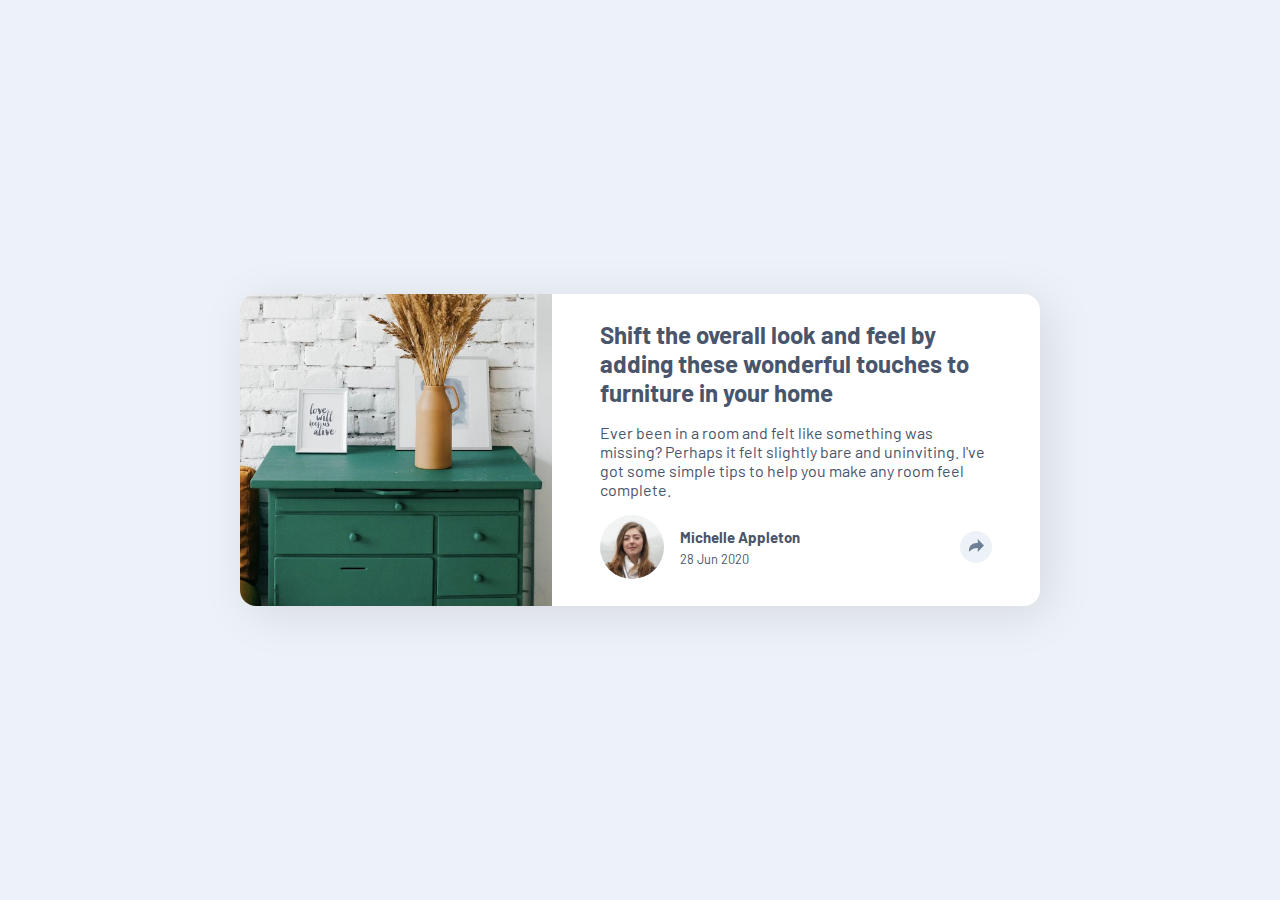
<file: Article Preview/index.html>
<!DOCTYPE html>
<html lang="en">

<head>
    <meta charset="UTF-8">
    <meta http-equiv="X-UA-Compatible" content="IE=edge">
    <meta name="viewport" content="width=device-width, initial-scale=1.0">
    <title>Article Preview | Component</title>
    <link rel="stylesheet" href="main.css">
    <link rel="preconnect" href="https://fonts.googleapis.com">
    <link rel="preconnect" href="https://fonts.gstatic.com" crossorigin>
    <link href="https://fonts.googleapis.com/css2?family=Barlow:wght@400;500;600&display=swap" rel="stylesheet">
</head>

<!-- Tool Tip Tutorial - https://www.w3schools.com/howto/howto_css_tooltip.asp -->

<body>
    <div class="fullscreen">
        <div class="container">
            <div class="featured-img">
                <img src="images/drawers.jpg" alt="">
            </div>
            <div class="article-text">
                <h2>Shift the overall look and feel by adding these wonderful touches to furniture in your home</h2>
                <p>Ever been in a room and felt like something was missing? Perhaps it felt slightly bare and
                    uninviting. I've got some simple tips to help you make any room feel complete.</p>

                <div class="profile">
                    <div class="profile-info">
                        <img src="images/avatar-michelle.jpg" alt="">
                        <div class="profile-text">
                            <h3>Michelle Appleton</h3>
                            <p>28 Jun 2020</p>
                        </div>
                    </div>

                    <div class="share">
                        <button class="share-btn"><img src="images/icon-share.svg" alt=""></button>
                        <div class="share-tooltip hidden">
                            <h2>SHARE</h2>
                            <a href="https://www.facebook.com/" target="_blank"><img src="images/icon-facebook.svg"
                                    alt=""></a>
                            <a href="https://twitter.com" target="_blank"><img src="images/icon-twitter.svg" alt=""></a>
                            <a href="https://www.pinterest.com/" target="_blank"><img src="images/icon-pinterest.svg"
                                    alt=""></a>
                            <button class="share-btn"><img src="images/icon-share.svg" alt=""></button>
                        </div>
                    </div>
                </div>
            </div>
        </div>
    </div>

    <script src="script.js"></script>

</body>

</html>
</file>
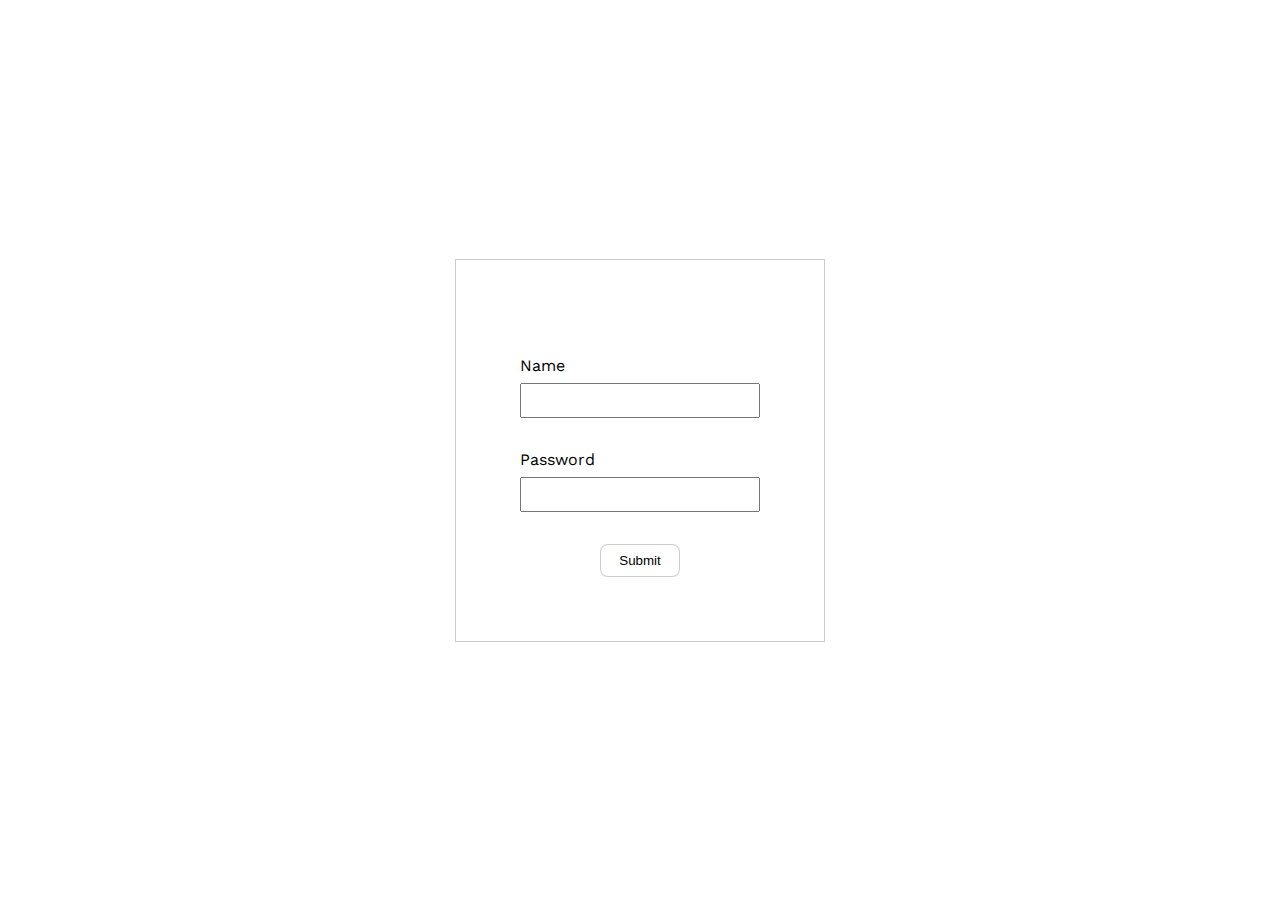
<file: Form Validation/index.html>
<!DOCTYPE html>
<html lang="en">

<head>
    <meta charset="UTF-8">
    <meta http-equiv="X-UA-Compatible" content="IE=edge">
    <meta name="viewport" content="width=device-width, initial-scale=1.0">
    <title>Form</title>
    <link rel="stylesheet" href="styles.css">
    <link rel="preconnect" href="https://fonts.googleapis.com">
    <link rel="preconnect" href="https://fonts.gstatic.com" crossorigin>
    <link href="https://fonts.googleapis.com/css2?family=Work+Sans:wght@300;400;500;600;900&display=swap"
        rel="stylesheet">
    <script defer src="script.js"></script>
</head>

<body>
    <div class="fullscreen-container">
        <form action="./" method="GET" id="form">
            <div class="sign-in">

                <div id="error"></div>

                <div class="input-field">
                    <label for="name">Name</label>
                    <input type="text" name="name" id="name">
                </div>

                <div class="input-field">
                    <label for="password">Password</label>
                    <input type="password" name="password" id="password">
                </div>

                <button type="submit" class="submit-btn">Submit</button>
            </div>

        </form>
    </div>
</body>

</html>
</file>
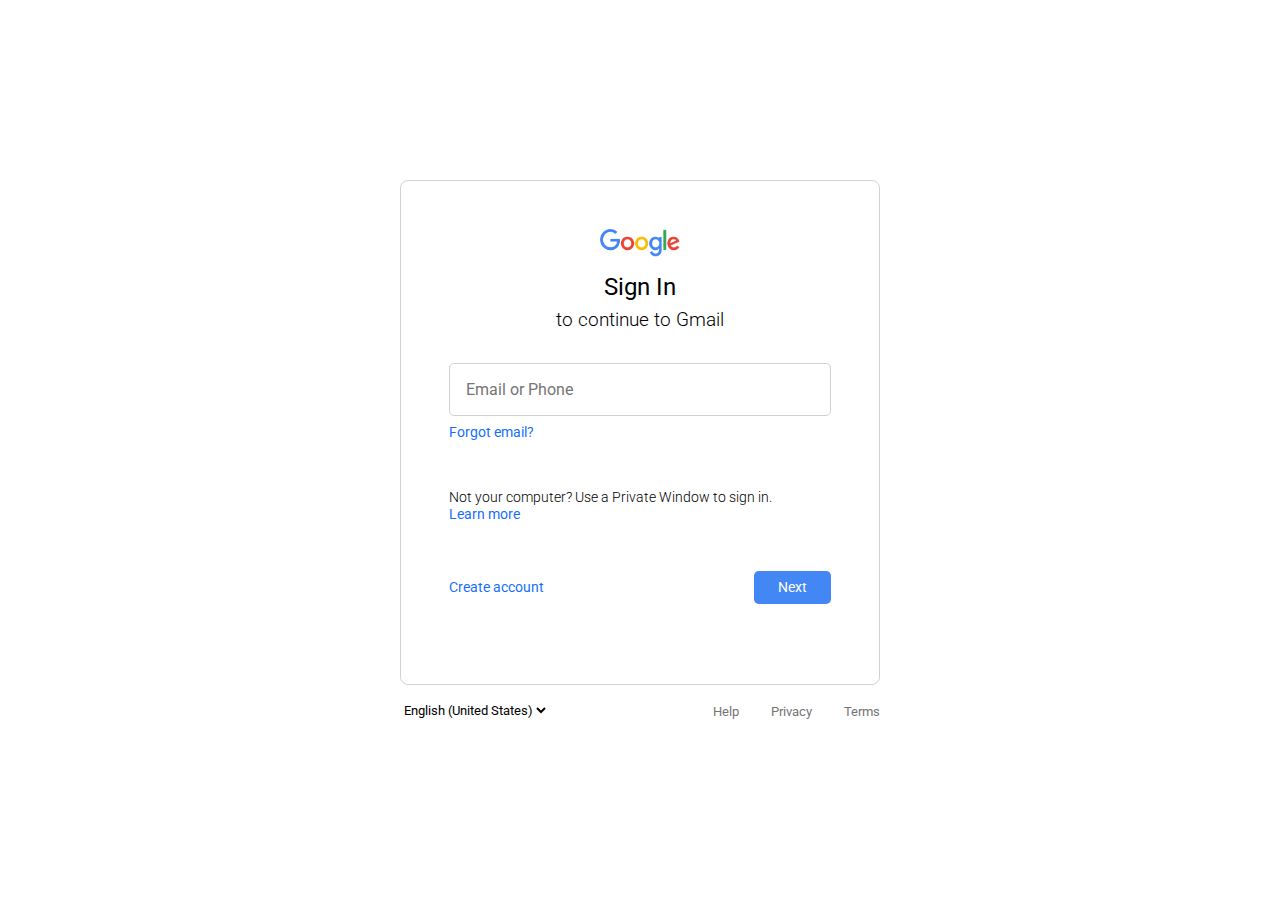
<file: Google Sign In/index.html>
<!DOCTYPE html>
<html lang="en">

<head>
    <meta charset="UTF-8">
    <meta http-equiv="X-UA-Compatible" content="IE=edge">
    <meta name="viewport" content="width=device-width, initial-scale=1.0">
    <title>Gmail</title>
    <link rel="stylesheet" href="main.css">
    <link rel="preconnect" href="https://fonts.googleapis.com">
    <link rel="preconnect" href="https://fonts.gstatic.com" crossorigin>
    <link href="https://fonts.googleapis.com/css2?family=Roboto:wght@300;500;700&display=swap" rel="stylesheet">
</head>

<body>
    <div class="fullscreen">
        <div class="container">
            <img src="images/google-logo.png" alt="" class="google-logo">

            <h2>Sign In</h2>
            <h3>to continue to Gmail</h3>

            <input type="email" id="email" placeholder="Email or Phone">

            <a href="#" class="forgot-email">Forgot email?</a>

            <p>Not your computer? Use a Private Window to sign in.</p>
            <a href="#" class="learn-more">Learn more</a>

            <div class="flex-wrapper">
                <div class="btn-wrapper">
                    <a href="#" class="create-account">Create account</a>
                </div>
                <button type="submit">Next</button>
            </div>
        </div>


        <div class="footer">
            <select name="language" id="language">
                <option value="english">English (United States)</option>
                <option value="spanish">Español</option>
                <option value="french">French</option>
                <option value="hindi">हिंदी</option>
            </select>

            <ul class="more-links">
                <li><a href="#">Help</a></li>
                <li><a href="#">Privacy</a></li>
                <li><a href="#">Terms</a></li>
            </ul>
        </div>
    </div>

</body>

</html>
</file>
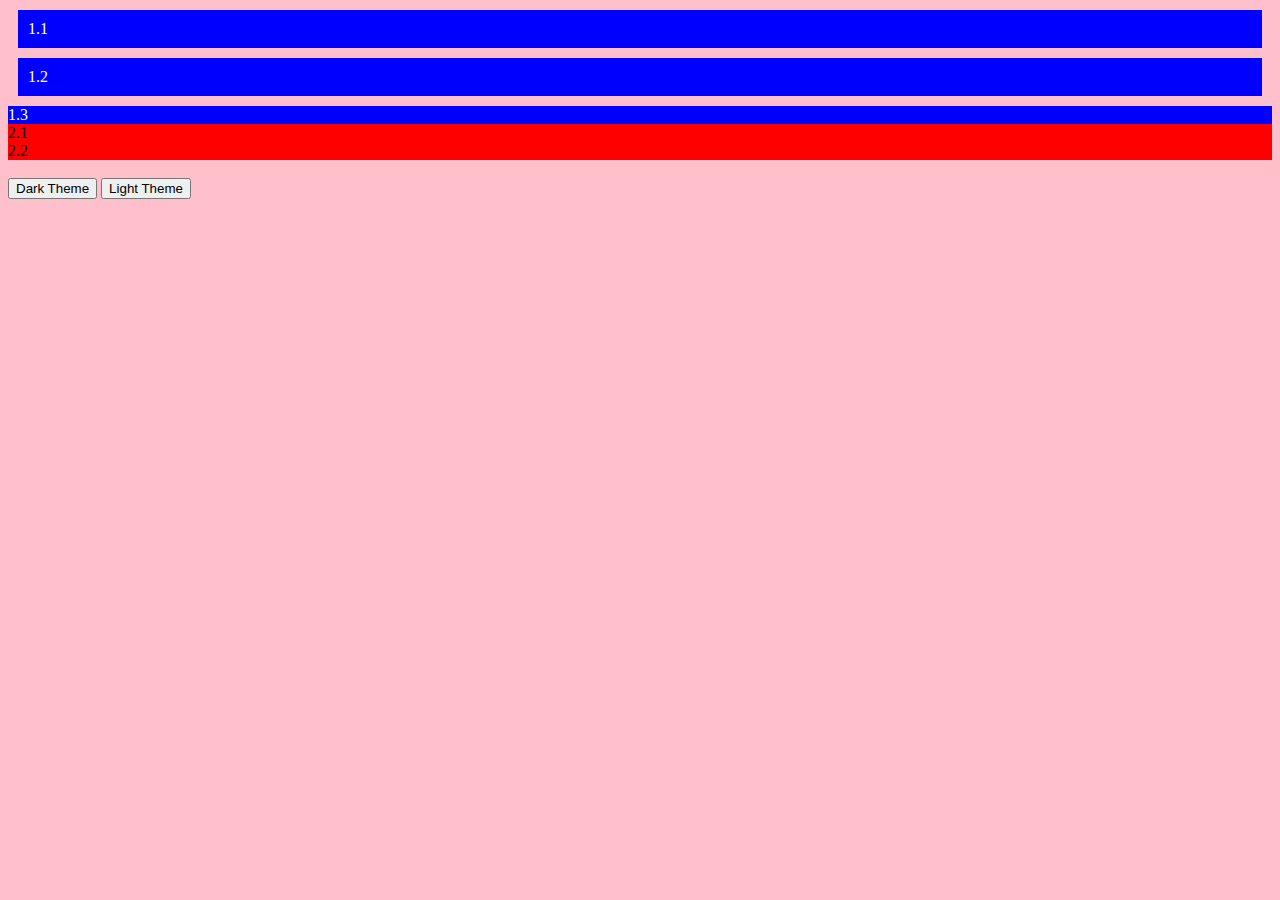
<file: light dark mode/index.html>
<!DOCTYPE html>
<html lang="en">

<head>
    <meta charset="UTF-8">
    <meta http-equiv="X-UA-Compatible" content="IE=edge">
    <meta name="viewport" content="width=device-width, initial-scale=1.0">
    <title>CSS Variables</title>
    <link rel="stylesheet" href="main.css">
    <script defer src="script.js"></script>
</head>

<body>

    <div class="one">
        <div class="one-one child">1.1</div>
        <div class="one-two child">1.2</div>
        <div class="one-three child">1.3</div>
    </div>

    <div class="two">
        <div class="two-one child">2.1</div>
        <div class="two-two child">2.2</div>
    </div>

    <br>

    <button id="dark-theme-btn">Dark Theme</button>
    <button id="light-theme-btn">Light Theme</button>

</body>

</html>
</file>
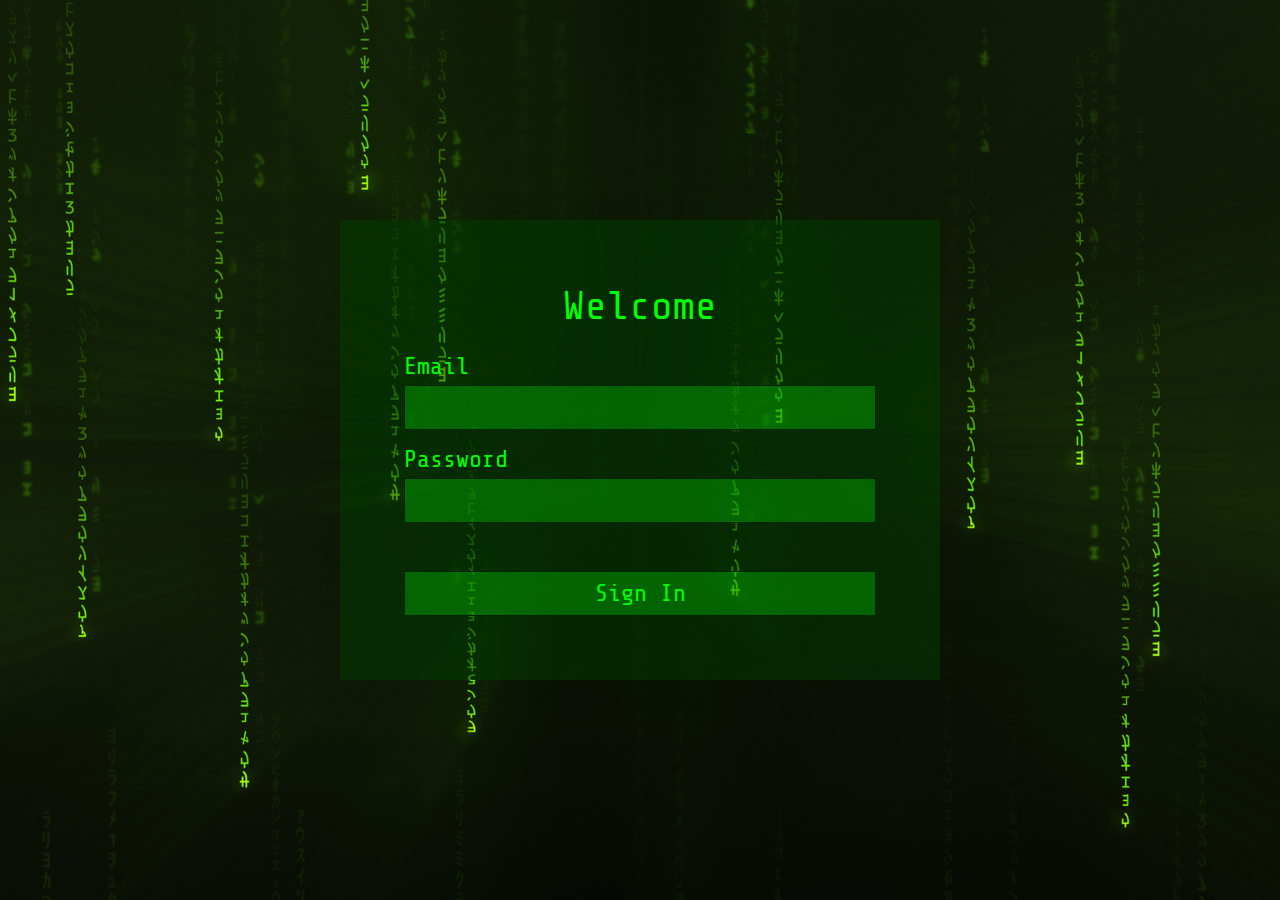
<file: Login Screen/index.html>
<!DOCTYPE html>
<html lang="en">

<head>
    <meta charset="UTF-8">
    <meta http-equiv="X-UA-Compatible" content="IE=edge">
    <meta name="viewport" content="width=device-width, initial-scale=1.0">
    <title>Login Screen</title>
    <link rel="stylesheet" href="main.css">

    <link rel="preconnect" href="https://fonts.googleapis.com">
    <link rel="preconnect" href="https://fonts.gstatic.com" crossorigin>
    <link href="https://fonts.googleapis.com/css2?family=Share+Tech+Mono&display=swap" rel="stylesheet">
</head>

<body>
    <div class="full-screen-container">
        <div class="login-container">
            <h3 class="login-title">Welcome</h3>
            <form action="">
                <div class="input-group">
                    <label>Email</label>
                    <input type="email">
                </div>
                <div class="input-group">
                    <label>Password</label>
                    <input type="password">
                </div>
                <button type="submit" class="login-button">Sign In</button>
            </form>
        </div>
    </div>
</body>

</html>
</file>
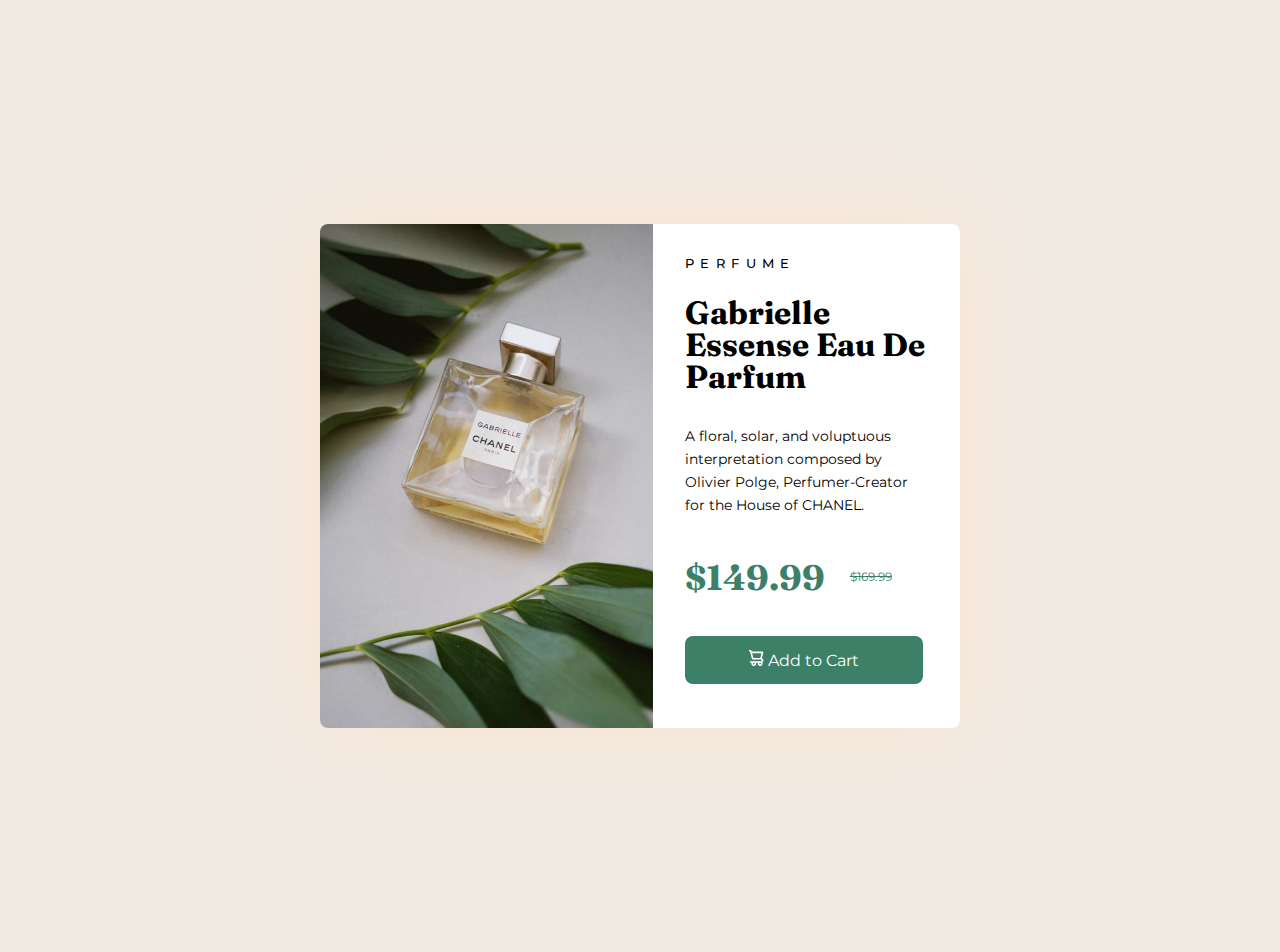
<file: Product Preview/index.html>
<!DOCTYPE html>
<html lang="en">

<head>
    <meta charset="UTF-8">
    <meta http-equiv="X-UA-Compatible" content="IE=edge">
    <meta name="viewport" content="width=device-width, initial-scale=1.0">
    <title>Product Preview</title>
    <link rel="stylesheet" href="css/main.css">

    <!-- Fonts -->
    <link rel="preconnect" href="https://fonts.googleapis.com">
    <link rel="preconnect" href="https://fonts.gstatic.com" crossorigin>
    <link
        href="https://fonts.googleapis.com/css2?family=Fraunces:opsz,wght@9..144,700&family=Montserrat:wght@500;700&display=swap"
        rel="stylesheet">
</head>

<body>

    <section class="product">

        <div class="left">
            <img src="images/image-product-desktop.jpg" alt="Bottle of perfume surrounded by leaves"
                class="product__img">
        </div>

        <div class="right">
            <h3 class="product__type">perfume</h3>

            <h2>Gabrielle <br> Essense Eau De <br> Parfum</h2>

            <p class="product__desc">A floral, solar, and voluptuous interpretation composed by Olivier Polge,
                Perfumer-Creator for the
                House
                of CHANEL.</p>

            <div class="product__prices">
                <h2>$149.99</h2>
                <p>$169.99</p>
            </div>

            <a href="#" class="btn"> <img src="images/icon-cart.svg" alt=""> Add to Cart</a>
        </div>


    </section>


</body>

</html>
</file>
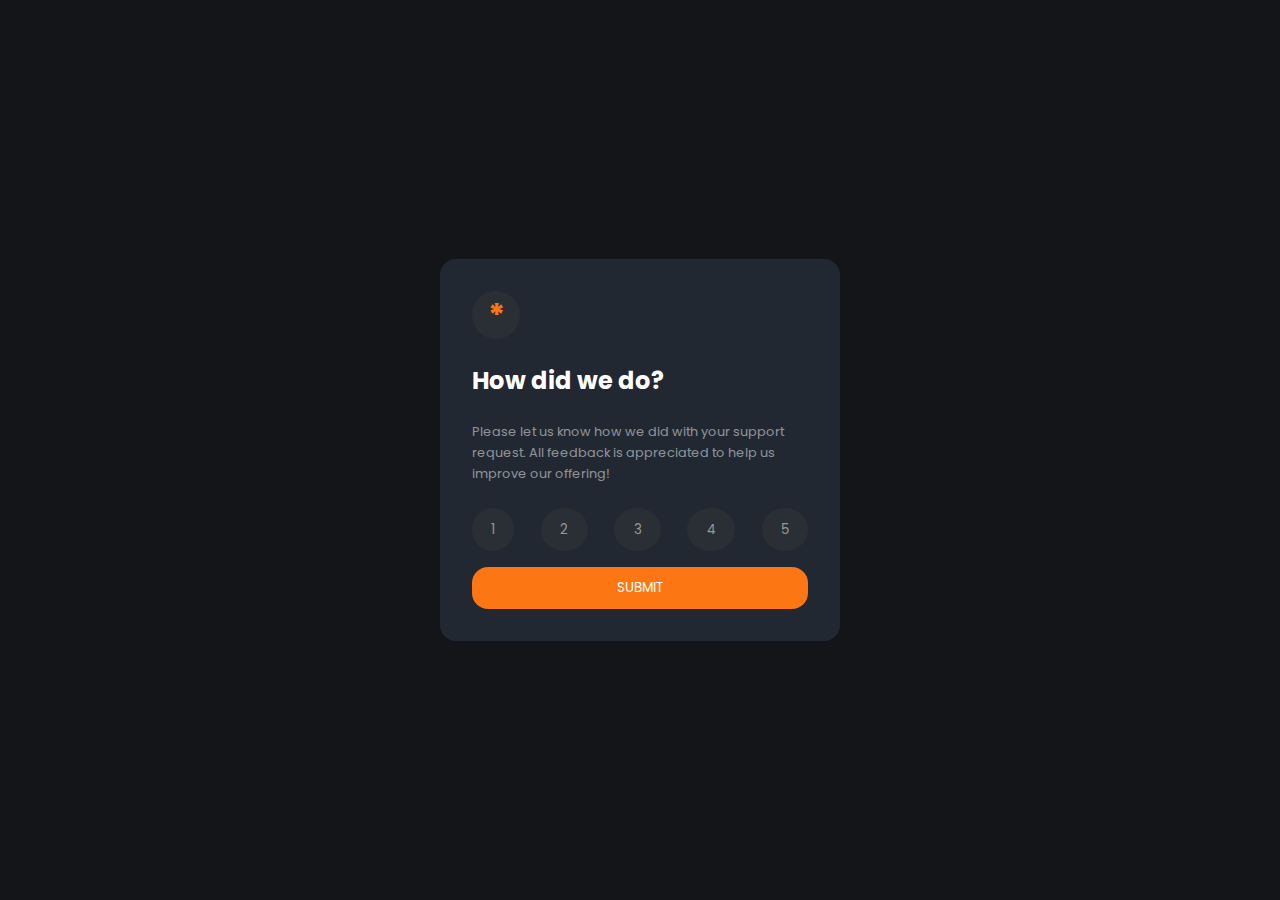
<file: Rating Popup/index.html>
<!DOCTYPE html>
<html lang="en">

<head>
    <meta charset="UTF-8">
    <meta http-equiv="X-UA-Compatible" content="IE=edge">
    <meta name="viewport" content="width=device-width, initial-scale=1.0">
    <title>Rating Widget</title>
    <link rel="stylesheet" href="main.css">
    <link rel="preconnect" href="https://fonts.googleapis.com">
    <link rel="preconnect" href="https://fonts.gstatic.com" crossorigin>
    <link href="https://fonts.googleapis.com/css2?family=Poppins:wght@300;400;500&display=swap" rel="stylesheet">
</head>

<body>
    <div class="fullscreen-container">

        <div class="rating-widget">
            <h1 class="icon">*</h1>
            <h2>How did we do?</h2>
            <p>Please let us know how we did with your support request. All feedback is appreciated to help us improve
                our offering!</p>

            <form action="./" class="rating-form">
                <div class="rating">
                    <button class="rating-btn">1</button>
                    <button class="rating-btn">2</button>
                    <button class="rating-btn">3</button>
                    <button class="rating-btn">4</button>
                    <button class="rating-btn">5</button>
                </div>

                <button type="sumbit" class="submit-btn">submit</button>
            </form>

        </div>

        <div class="confirmation-msg hidden">
            <div class="user-selection-confirm">
                <p class="highlighted-paragraph-text">You Selected <span class="user-selected"></span> out of 5</p>
            </div>

            <h1>Thank you!</h1>

            <p>We appreciate you taking the time to give a rating. If you ever need more support, don't heistate to get
                in touch!
            </p>

            <a href="./index.html" class="btn">Return Home</a>

        </div>

    </div>

    <script src="script.js" defer></script>
</body>

</html>

<!-- 
    Project Link - https://www.frontendmentor.io/challenges/interactive-rating-component-koxpeBUmI

    List of tasks
    1. Allow user to submit a number
    2. Conformation message on successful submit
    3. Hover/Pressed states for the Rating Buttons & Submit button
    4. Handle the user not selecting a button before pressing submit - (Error Message)
 -->
</file>
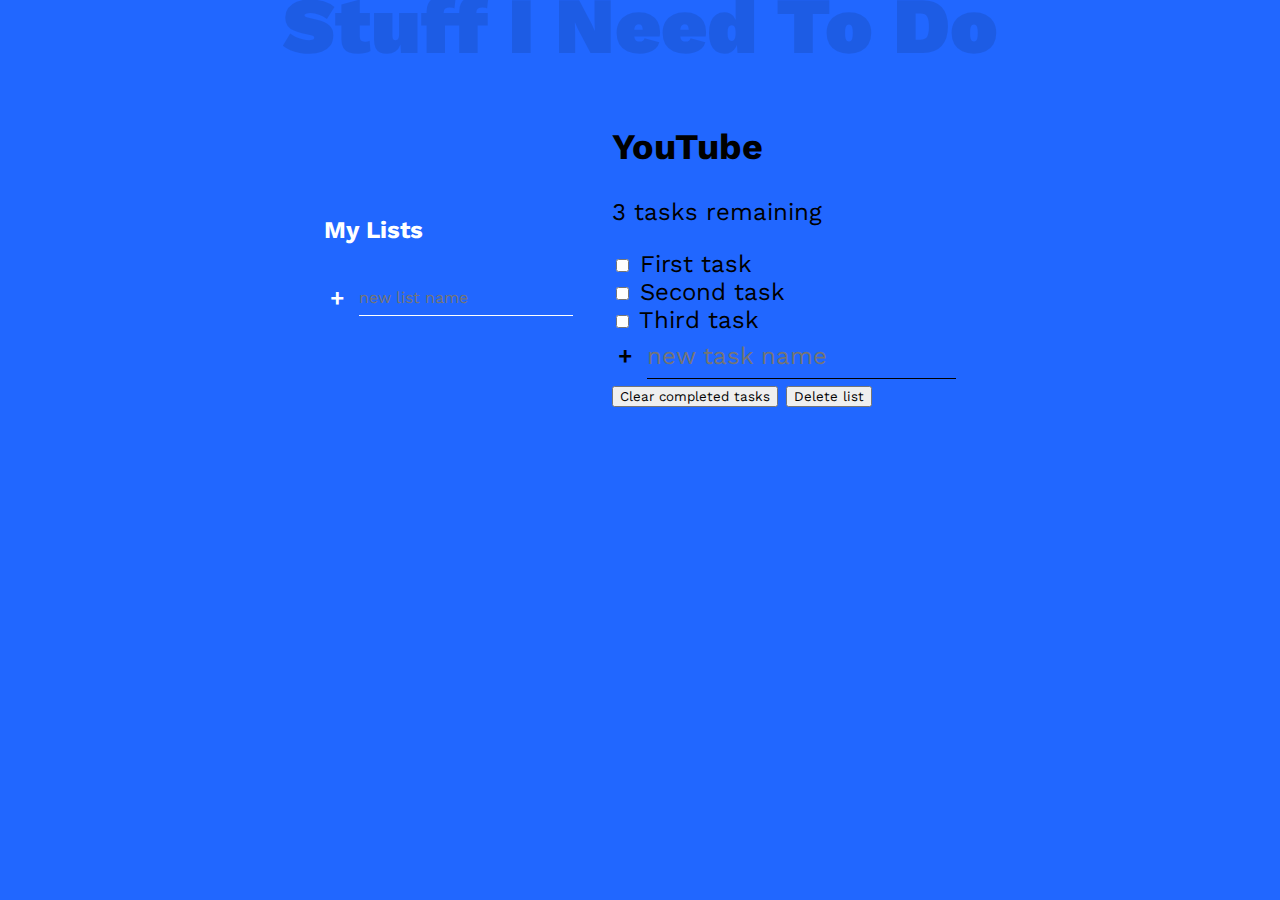
<file: To Do List/index.html>
<!DOCTYPE html>
<html lang="en">

<head>
    <meta charset="UTF-8">
    <meta http-equiv="X-UA-Compatible" content="IE=edge">
    <meta name="viewport" content="width=device-width, initial-scale=1.0">
    <title>Document</title>
    <link rel="stylesheet" href="main.css">
    <link rel="preconnect" href="https://fonts.googleapis.com">
    <link rel="preconnect" href="https://fonts.gstatic.com" crossorigin>
    <link href="https://fonts.googleapis.com/css2?family=Work+Sans:wght@300;400;500;600;900&display=swap"
        rel="stylesheet">

    <script defer src="script.js"></script>
</head>

<body>
    <h1 class="title">Stuff I Need To Do</h1>

    <section class="main">

        <div class="my-lists-container">
            <h2>My Lists</h2>

            <ul class="my-lists" data-lists>
                <!-- <li class="list selected-list" id="list-1">YouTube</li>
                <li class="list" id="list-2">Work</li>
                <li class="list" id="list-3">Grocery</li> -->
            </ul>

            <form action="" class="new-list-wrapper" data-new-list-form>
                <input type="text" placeholder="new list name" class="new-list-input" aria-label="new list name"
                    data-new-list-input>
                <button class="new-btn" aria-label="create new list">+</button>
            </form>
        </div>

        <div class="tasks-container">
            <div class="tasks-header">
                <h2>YouTube</h2>
                <p>3 tasks remaining</p>
            </div>

            <div class="tasks-main">
                <div class="task">
                    <input type="checkbox" id="task-1">
                    <label for="task-1" class="task-label">
                        First task
                    </label>
                </div>

                <div class="task">
                    <input type="checkbox" id="task-2">
                    <label for="task-2" class="task-label">
                        Second task
                    </label>
                </div>

                <div class="task">
                    <input type="checkbox" id="task-3">
                    <label for="task-3" class="task-label">
                        Third task
                    </label>
                </div>

                <form action="" class="new-task-wrapper">
                    <input type="text" placeholder="new task name" class="new-task-input" aria-label="new task name">
                    <button class="new-btn" aria-label="create new task">+</button>
                </form>
            </div>

            <div class="manage-tasks">
                <button id="clear-completed-tasks-btn">Clear completed tasks</button>
                <button id="delete-list-btn">Delete list</button>
            </div>

        </div>

    </section>

</body>

</html>
</file>
<file: Article Preview/main.css>
*,
*::before,
*::after {
    box-sizing: border-box;
    margin: 0;
    padding: 0;
    font-family: 'Barlow', sans-serif;
}

.hidden {
    display: none !important;
}

.fullscreen {
    width: 100vw;
    height: 100vh;
    display: flex;
    align-items: center;
    justify-content: center;
    background-color: #EDF2F8;
}

.container {
    display: flex;
    align-items: center;
    width: 50rem;
    border-radius: 1rem;
    box-shadow: .5rem .5rem 3rem rgba(0, 0, 0, 0.10);
    background-color: white;
    color: #49556B;
}

.featured-img {
    overflow: hidden;
    width: 75rem;
    border-top-left-radius: 1rem;
    border-bottom-left-radius: 1rem;
}

.featured-img>img {
    display: block;
    width: 100%;
    aspect-ratio: 1 / 1;
    object-fit: cover;
    object-position: center;
}

.article-text {
    padding: 0 3rem;
    display: flex;
    flex-direction: column;
    gap: 1rem;
    width: 100rem;
}

.profile-info>img {
    display: block;
    width: 4rem;
    height: 4rem;
    border-radius: 50%;
}

.profile-info {
    display: flex;
    align-items: center;
    gap: 1rem;
    font-size: .8rem;
}

.profile {
    display: flex;
    justify-content: space-between;
    align-items: center;
}

.profile .profile-info .profile-text h3 {
    margin-bottom: .3rem;
}

.share {
    position: relative;
}

.share-btn {
    height: 2rem;
    width: 2rem;
    border-radius: 50%;
    border: none;
    cursor: pointer;

    background-color: #EDF2F8;
}

.clicked {
    background-color: #49556B;
}

.clicked img {
    filter: brightness(0) saturate(100%) invert(98%) sepia(100%) saturate(0%) hue-rotate(316deg) brightness(102%) contrast(102%);
}

.share .share-tooltip {
    /* visibility: hidden; */
    display: flex;
    gap: 1rem;
    /* align-items: center; */
    justify-content: center;
    background-color: #4C586E;
    text-align: center;
    padding: .8rem 1.5rem;
    border-radius: .5rem;
    color: white;

    position: absolute;
    z-index: 1;
    left: 0;
    bottom: 150%;
    margin-left: -5.5rem;
}

.share-tooltip::after {
    content: "";
    position: absolute;
    border-width: .7rem;
    border-style: solid;
    border-color: #4C586E transparent transparent transparent;
    top: 100%;
}

.share-tooltip img {
    height: 1rem;
    width: 1rem;
}

.share-tooltip h2 {
    font-size: .8rem;
    letter-spacing: .3rem;
    font-weight: 500;
    color: #90a0be;
}

.share-tooltip .share-btn {
    display: none;
}

@media (max-width: 850px) {
    .container {
        flex-direction: column;
        width: 20rem;
        gap: 0rem;
    }

    .featured-img {
        width: 20rem;
        aspect-ratio: 10 / 7;
        object-fit: fill;
        object-position: bottom;
        border-top-right-radius: 1rem;
        border-bottom-left-radius: 0rem;
    }

    .article-text {
        width: 18rem;
        padding: 1rem;
        margin-top: 1rem;
        margin-bottom: 1rem;
    }

    .article-text h2 {
        font-size: 1.4rem;
    }

    .article-text p {
        font-size: 1rem;
    }

    .profile .profile-info img {
        height: 3rem;
        width: 3rem;
    }

    .profile .profile-text h3 {
        font-size: .9rem;
    }

    .profile .profile-text p {
        font-size: .8rem;
    }

    .share .share-tooltip {
        width: 20rem;
        height: 5.5rem;
        margin-left: -16rem;
        margin-bottom: -5.5rem;
        border-bottom-left-radius: 1rem;
        border-bottom-right-radius: 1rem;
        border-top-left-radius: 0;
        border-top-right-radius: 0;
        align-items: center;
        justify-content: center;
    }

    .share .share-tooltip h2 {
        font-size: .9rem;
    }

    .share .share-tooltip a {
        height: 2rem;
        width: 2rem;
    }

    .share .share-tooltip::after {
        display: none;
    }

    .share-tooltip .share-btn {
        display: unset;
        /* margin-left: 3rem; */
    }
}
</file>
<file: Form Validation/styles.css>
*,
*::before,
*::after {
    box-sizing: border-box;
}

body {
    margin: 0;
    font-family: 'Work Sans', sans-serif;
}

.fullscreen-container {
    height: 100vh;
    width: 100vw;
    display: flex;
    align-items: center;
    justify-content: center;
}

.sign-in {
    display: flex;
    flex-direction: column;
    gap: 2rem;
    border: 1px solid rgba(0, 0, 0, 0.2);
    padding: 4rem;
    align-items: center;
}

#error {
    width: 15rem;
    text-align: left;
    color: red;
    display: flex;
    flex-direction: column;
    gap: 1rem;
}

.input-field {
    display: flex;
    flex-direction: column;
    gap: .5rem;
}

.input-field input {
    width: 15rem;
    padding: .5rem;
}

.submit-btn {
    width: 5rem;
    background-color: white;
    border: 1px solid rgba(0, 0, 0, 0.2);
    padding: .5rem 1rem;
    border-radius: .5rem;
}

.submit-btn:hover {
    color: black;
    background-color: rgba(0, 0, 0, 0.2);
}
</file>
<file: Google Sign In/main.css>
*,
*::before,
*::after {
  -webkit-box-sizing: border-box;
          box-sizing: border-box;
  margin: 0;
  font-family: 'Roboto', sans-serif;
}

img {
  width: 100%;
  display: block;
}

.google-logo {
  width: 5rem;
  margin-top: 3rem;
  margin-bottom: 1rem;
  margin-left: auto;
  margin-right: auto;
}

.fullscreen {
  height: 100vh;
  width: 100vw;
  display: -webkit-box;
  display: -ms-flexbox;
  display: flex;
  -webkit-box-orient: vertical;
  -webkit-box-direction: normal;
      -ms-flex-direction: column;
          flex-direction: column;
  -webkit-box-pack: center;
      -ms-flex-pack: center;
          justify-content: center;
  -webkit-box-align: center;
      -ms-flex-align: center;
          align-items: center;
}

.container {
  width: 30rem;
  margin: 0 auto;
  border: 1px solid #d1d1d1;
  border-radius: .5rem;
  padding: 0 3rem;
  position: relative;
}

.header {
  text-align: center;
}

h2 {
  font-weight: 400;
  text-align: center;
}

h3 {
  font-weight: 300;
  text-align: center;
}

a {
  color: #146eff;
}

.container h2 {
  margin-bottom: .5rem;
}

.container h3 {
  margin-bottom: 2rem;
}

#email {
  display: block;
  width: 100%;
  border: 1px solid #d1d1d1;
  padding: 1rem;
  font-size: 1rem;
  border-radius: 0.3rem;
  margin-bottom: .5rem;
}

#email:focus {
  outline: 2px solid #4387f4;
  border: 1px solid white;
}

.container a {
  display: block;
  text-decoration: none;
  font-size: .9rem;
}

.forgot-email {
  margin-bottom: 3rem;
}

.container p {
  font-size: .9rem;
  font-weight: 300;
}

.learn-more {
  margin-bottom: 3rem;
}

.flex-wrapper {
  display: -webkit-box;
  display: -ms-flexbox;
  display: flex;
  -webkit-box-pack: justify;
      -ms-flex-pack: justify;
          justify-content: space-between;
  -webkit-box-align: center;
      -ms-flex-align: center;
          align-items: center;
  margin-bottom: 5rem;
}

.flex-wrapper button {
  font-size: .9rem;
  padding: .5rem 1.5rem;
  color: white;
  background-color: #4387f4;
  cursor: pointer;
  border: none;
  border-radius: .3rem;
  -webkit-transition-property: background-color;
  transition-property: background-color;
  -webkit-transition-duration: 70ms;
          transition-duration: 70ms;
  -webkit-transition-property: -webkit-filter;
  transition-property: -webkit-filter;
  transition-property: filter;
  transition-property: filter, -webkit-filter;
}

.flex-wrapper button:hover {
  background-color: #3c74cd;
  -webkit-filter: drop-shadow(0px 0px 4px #d1d1d1);
          filter: drop-shadow(0px 0px 4px #d1d1d1);
}

.btn-wrapper {
  padding: .5rem;
  margin: -.5rem;
}

.btn-wrapper:hover {
  background-color: rgba(60, 116, 205, 0.1);
  border-radius: 0.3rem;
}

.footer {
  width: 30rem;
  display: -webkit-box;
  display: -ms-flexbox;
  display: flex;
  margin-top: 1rem;
  -webkit-box-pack: justify;
      -ms-flex-pack: justify;
          justify-content: space-between;
  -webkit-box-align: center;
      -ms-flex-align: center;
          align-items: center;
}

.footer ul {
  display: -webkit-box;
  display: -ms-flexbox;
  display: flex;
  gap: 2rem;
  list-style: none;
}

.footer a {
  color: #757575;
  text-decoration: none;
  font-size: .8rem;
}

.footer select {
  border: none;
  background-color: white;
  font-weight: 400;
}

@media (max-width: 500px) {
  body {
    overflow: hidden;
  }
  .fullscreen {
    -webkit-box-pack: justify;
        -ms-flex-pack: justify;
            justify-content: space-between;
    -webkit-box-align: center;
        -ms-flex-align: center;
            align-items: center;
    height: 100vh;
  }
  .container {
    border: none;
    width: 90%;
    padding: 0 1rem;
  }
  .footer {
    margin-bottom: 2rem;
    gap: 1rem;
    width: 80%;
    -webkit-box-orient: vertical;
    -webkit-box-direction: normal;
        -ms-flex-direction: column;
            flex-direction: column;
    -webkit-box-align: center;
        -ms-flex-align: center;
            align-items: center;
  }
  .footer ul {
    padding-left: 0;
  }
}
/*# sourceMappingURL=main.css.map */
</file>
<file: light dark mode/main.css>
:root {
    --div-background-color: red;
    --text-color: black;
    --div-padding: 10px;
    --div-margin: 10px;
}

body {
    background-color: var(--background-color, pink);
}

.child {
    background-color: var(--div-background-color);
    color: var(--text-color);
}

.one {
    --div-background-color: blue;
    --text-color: white;
}

.one-one {
    margin: var(--div-margin);
    padding: var(--div-padding);
}

.one-two {
    margin: var(--div-margin);
    padding: var(--div-padding);
}
</file>
<file: Login Screen/main.css>
* {
    padding: 0;
    margin: 0;
    box-sizing: border-box;
    font-family: 'Share Tech Mono', monospace;
}

.full-screen-container {
    background-image: url(images/bg.jpg);
    height: 100vh;
    width: 100vw;
    background-size: cover;
    background-position: center;
    display: flex;
    justify-content: center;
    align-items: center;
}

.login-container {
    background-color: hsla(120, 100%, 12%, 0.5);
    padding: 4rem;
    min-width: 400px;
    width: 50%;
    max-width: 600px;
    color: hsl(120, 100%, 50%);
}

.login-title {
    text-align: center;
    margin-bottom: 1.5rem;
    font-weight: normal;
    font-size: 2.5rem;
}

.input-group {
    display: flex;
    flex-direction: column;
    margin-bottom: 1rem;
}

.input-group label {
    font-weight: normal;
    font-size: 1.5rem;
    margin-bottom: .3rem;
}

.input-group input {
    outline: none;
    background-color: hsla(120, 100%, 50%, 0.281);
    color: hsl(120, 100%, 50%);
    font-size: 1.5rem;
    border: 1px solid hsl(120, 100%, 7%);
    padding: .5rem;
    /* width: 30rem; */
}

.input-group input:focus {
    border: 1px solid hsl(120, 100%, 50%);
}

.login-button {
    background: hsla(120, 100%, 50%, 0.281);
    color: hsl(120, 100%, 50%);
    padding: .5rem 1rem;
    margin-top: 2rem;
    width: 100%;
    font-size: 1.5rem;
    border: 1px solid hsl(120, 100%, 7%);
    outline: none;
    cursor: pointer;
}

.login-button:hover {
    border: 1px solid hsl(120, 100%, 50%);
}

.login-button:focus {
    background: hsl(120, 100%, 50%);
}
</file>
<file: Product Preview/css/main.css>
*,
*::before,
*::after {
  -webkit-box-sizing: border-box;
          box-sizing: border-box;
}

h1,
h2,
h3,
p {
  margin: 0;
}

img {
  max-width: 100%;
}

.product__img {
  width: 70em;
  height: 100%;
  -o-object-fit: cover;
     object-fit: cover;
  -o-object-position: center;
     object-position: center;
  border-top-left-radius: .5em;
  border-bottom-left-radius: .5em;
}

body {
  font-family: 'Montserrat', sans-serif;
  background: #f2ebe3;
}

h2 {
  font-family: 'Fraunces', serif;
  line-height: 1em;
  font-size: 2em;
  margin-bottom: 1em;
}

.product {
  display: -webkit-box;
  display: -ms-flexbox;
  display: flex;
  margin: 14em auto;
  width: 40em;
  -webkit-box-shadow: 0 0 5em #fae3d1;
          box-shadow: 0 0 5em #fae3d1;
  border-radius: .5em;
  background: white;
}

.product__type {
  text-transform: uppercase;
  font-weight: 500;
  letter-spacing: 0.5em;
  font-size: .8em;
  margin-bottom: 2em;
}

.product__desc {
  font-size: .9em;
  line-height: 1.6em;
  margin-bottom: 3em;
}

.product__prices {
  display: -webkit-box;
  display: -ms-flexbox;
  display: flex;
  font-size: 1.1em;
  -webkit-box-align: center;
      -ms-flex-align: center;
          align-items: center;
  color: #3c8067;
  margin-bottom: .3em;
}

.product__prices p {
  text-decoration: line-through;
  font-size: .7em;
  margin-left: 2em;
  margin-bottom: 3em;
}

.btn {
  display: inline-block;
  text-decoration: none;
  color: white;
  background: #3c8067;
  font-size: .4;
  padding: .9em 4em;
  border-radius: .5em;
}

.right {
  padding: 2em 2em;
}
/*# sourceMappingURL=main.css.map */
</file>
<file: Rating Popup/main.css>
*,
*::before,
*::after {
    box-sizing: border-box;
    margin: 0;
    font-family: 'Poppins', sans-serif;
}

body {
    background-color: #141519;
    color: white;
}

.fullscreen-container {
    height: 100vh;
    width: 100vw;
    display: flex;
    justify-content: center;
    align-items: center;
}

.rating-widget,
.confirmation-msg {
    width: 25rem;
    display: flex;
    flex-direction: column;
    gap: 1.5rem;
    padding: 2rem;

    background-color: #212832;
    border-radius: 1rem;
}

.rating-widget p {
    font-size: .8rem;
    line-height: 1.3rem;
    color: rgba(255, 255, 255, 0.50);
    font-weight: 400;
}

.icon {
    width: 3rem;
    height: 3rem;
    display: block;
    text-align: center;
    background-color: #2A2F35;
    color: #FC7613;
    border-radius: 50%;
}

.rating {
    display: flex;
    justify-content: space-between;
    margin-bottom: 1rem;
}

.rating-btn {
    border: none;
    background-color: #2A2F35;
    color: rgba(255, 255, 255, 0.50);
    text-align: center;
    padding: .7rem 1.2rem;
    border-radius: 50%;
}

.rating-btn:hover {
    background-color: #717c8a;
    cursor: pointer;
}

.rating-btn:focus {
    background-color: #FC7613;
    cursor: pointer;
}

.rating-form {
    display: flex;
    flex-direction: column;
}

.submit-btn {
    padding: .7rem 0;
    border-radius: 1rem;
    text-transform: uppercase;
    border: none;
    background-color: #FC7613;
    color: white;
}

.submit-btn:hover {
    cursor: pointer;
}

.submit-btn:focus {
    background-color: white;
    color: #FC7613;
}

.confirmation-msg {
    align-items: center;
    text-align: center;
    justify-content: space-between;
    color: rgba(255, 255, 255, 0.50);
}

.user-selection-confirm {
    background-color: #262F38;
    padding: .5rem 1rem;
    border-radius: 2rem;
    font-size: .8rem;
}

.highlighted-paragraph-text {
    color: #FC7613;
}

.confirmation-msg h1 {
    font-size: 1.5rem;
    color: white;
}

.confirmation-msg p {
    font-size: .8rem;
    line-height: 1.3rem;
    font-weight: 400;
}

.hidden {
    display: none;
}

.btn {
    display: block;
    background-color: #FC7613;
    padding: .7rem 0;
    width: 100%;
    text-decoration: none;
    color: white;
    font-size: .8rem;
    text-transform: uppercase;
    border-radius: 1rem;
}

.btn:hover,
.btn:focus {
    cursor: pointer;
    background-color: white;
    color: #FC7613;
}
</file>
<file: To Do List/main.css>
*,
*::before,
*::after {
    box-sizing: border-box;
    font-family: inherit;
}

body {
    margin: 0;
    padding: 0;
    font-family: 'Work Sans', sans-serif;
    background-color: #2167ff;
    font-size: 1.5rem;
}

.title {
    text-align: center;
    font-size: 5rem;
    margin-top: -1.3rem;
    font-weight: 900;
    opacity: .1;
}

.main {
    display: flex;
    align-items: center;
    justify-content: center;
    gap: 3vw;
}

.my-lists-container {
    /* border: 1px solid red; */
    color: white;
    font-size: 1rem;
}

.my-lists-container h2 {
    margin-top: 0;
}

.my-lists {
    list-style: circle;
    margin-left: -1rem;
    font-weight: 300;

    display: flex;
    flex-direction: column;
    gap: .5rem;
}

.selected-list {
    font-weight: 600;
}

.new-list-wrapper,
.new-task-wrapper {
    display: flex;
    align-items: center;
    justify-content: center;
    /* background-color: red; */
    flex-direction: row-reverse;
    gap: .5rem;
}

.new-list-input,
.new-task-input {
    background: 0;
    border: 0;
    color: inherit;
    font-size: inherit;
    padding: .5rem 0;
    outline: none;
}

.new-list-input {
    border-bottom: 1px solid white;
    transition: border-bottom-width 150ms ease-in-out;
}

.new-task-input {
    border-bottom: 1px solid black;
    transition: border-bottom-width 150ms ease-in-out;
}

.new-btn {
    background: none;
    outline: none;
    border: none;
    font-size: 1.5rem;
    font-weight: 600;
    color: inherit;
    padding: 0 .4rem;
}

.new-list-input:focus,
.new-task-input:focus {
    border-bottom-width: 3px;
}


.tasks-header h2 {
    margin-top: 0;
}
</file>
